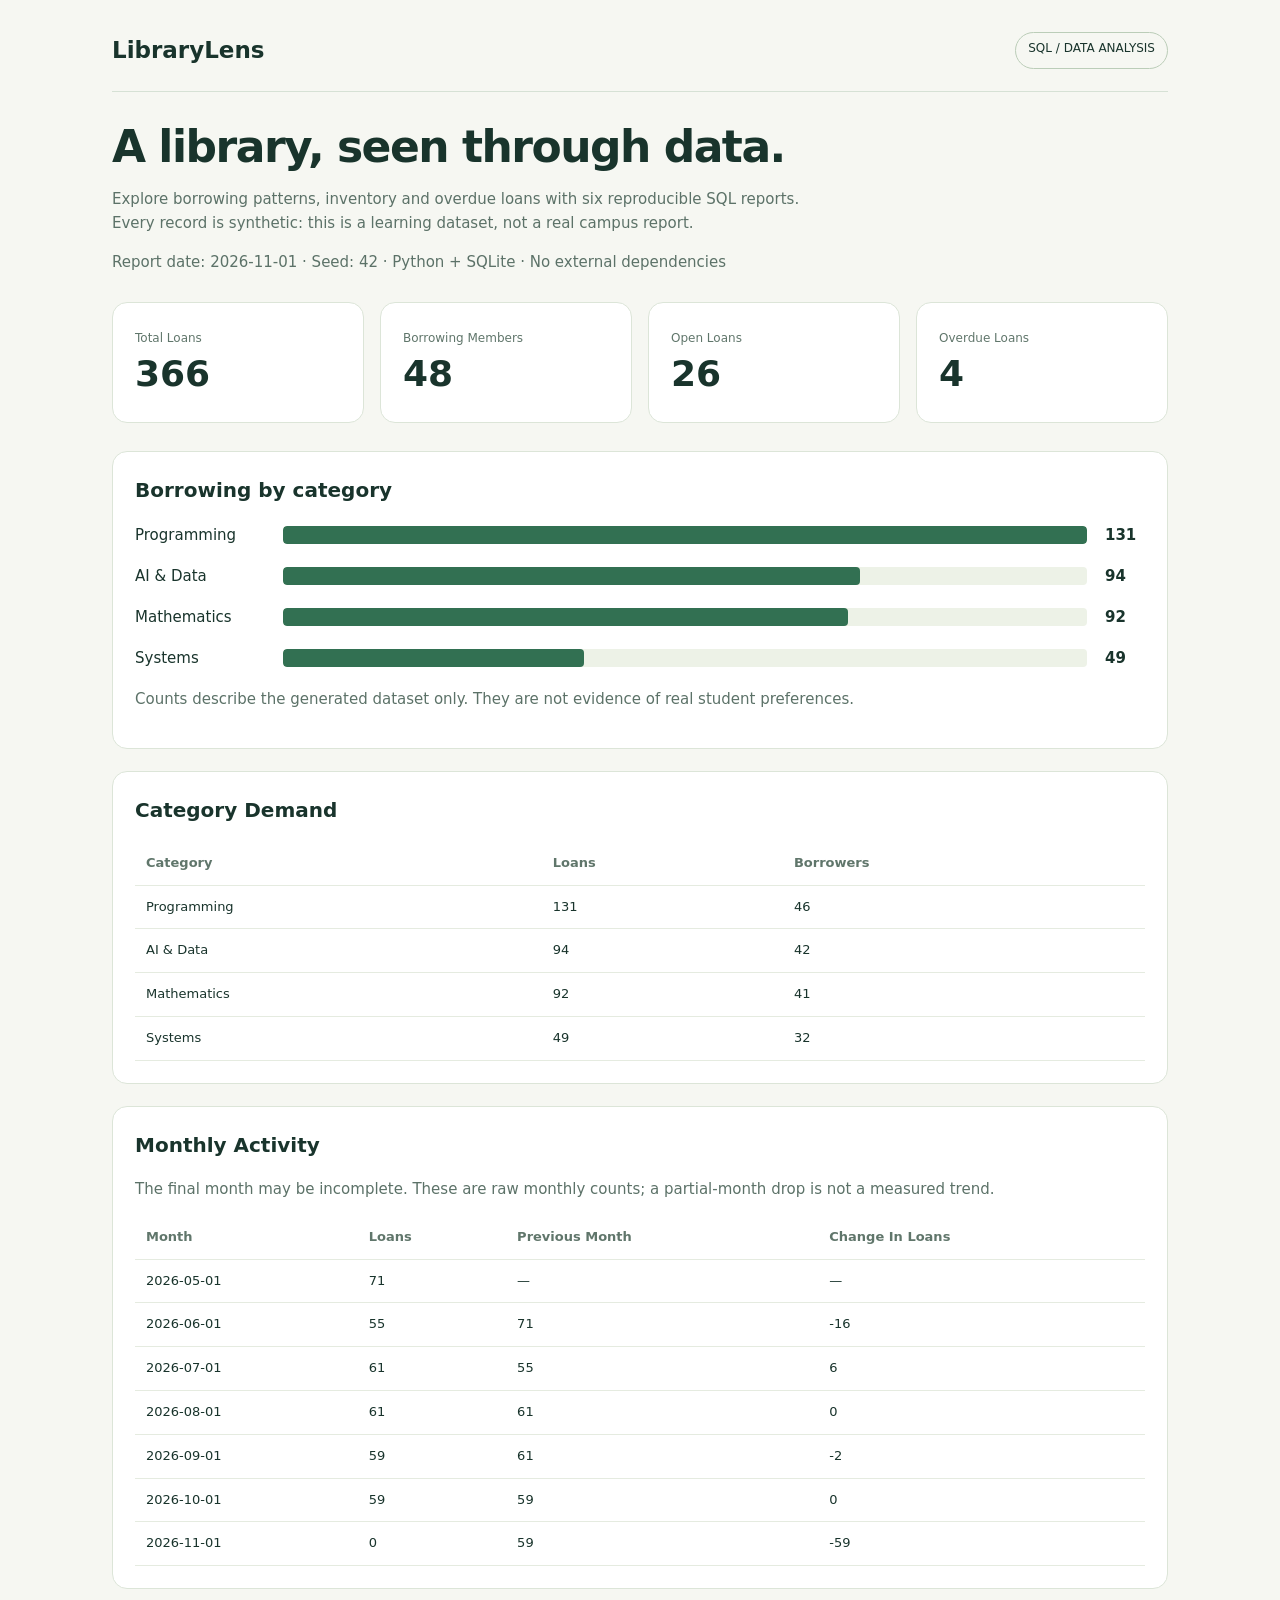
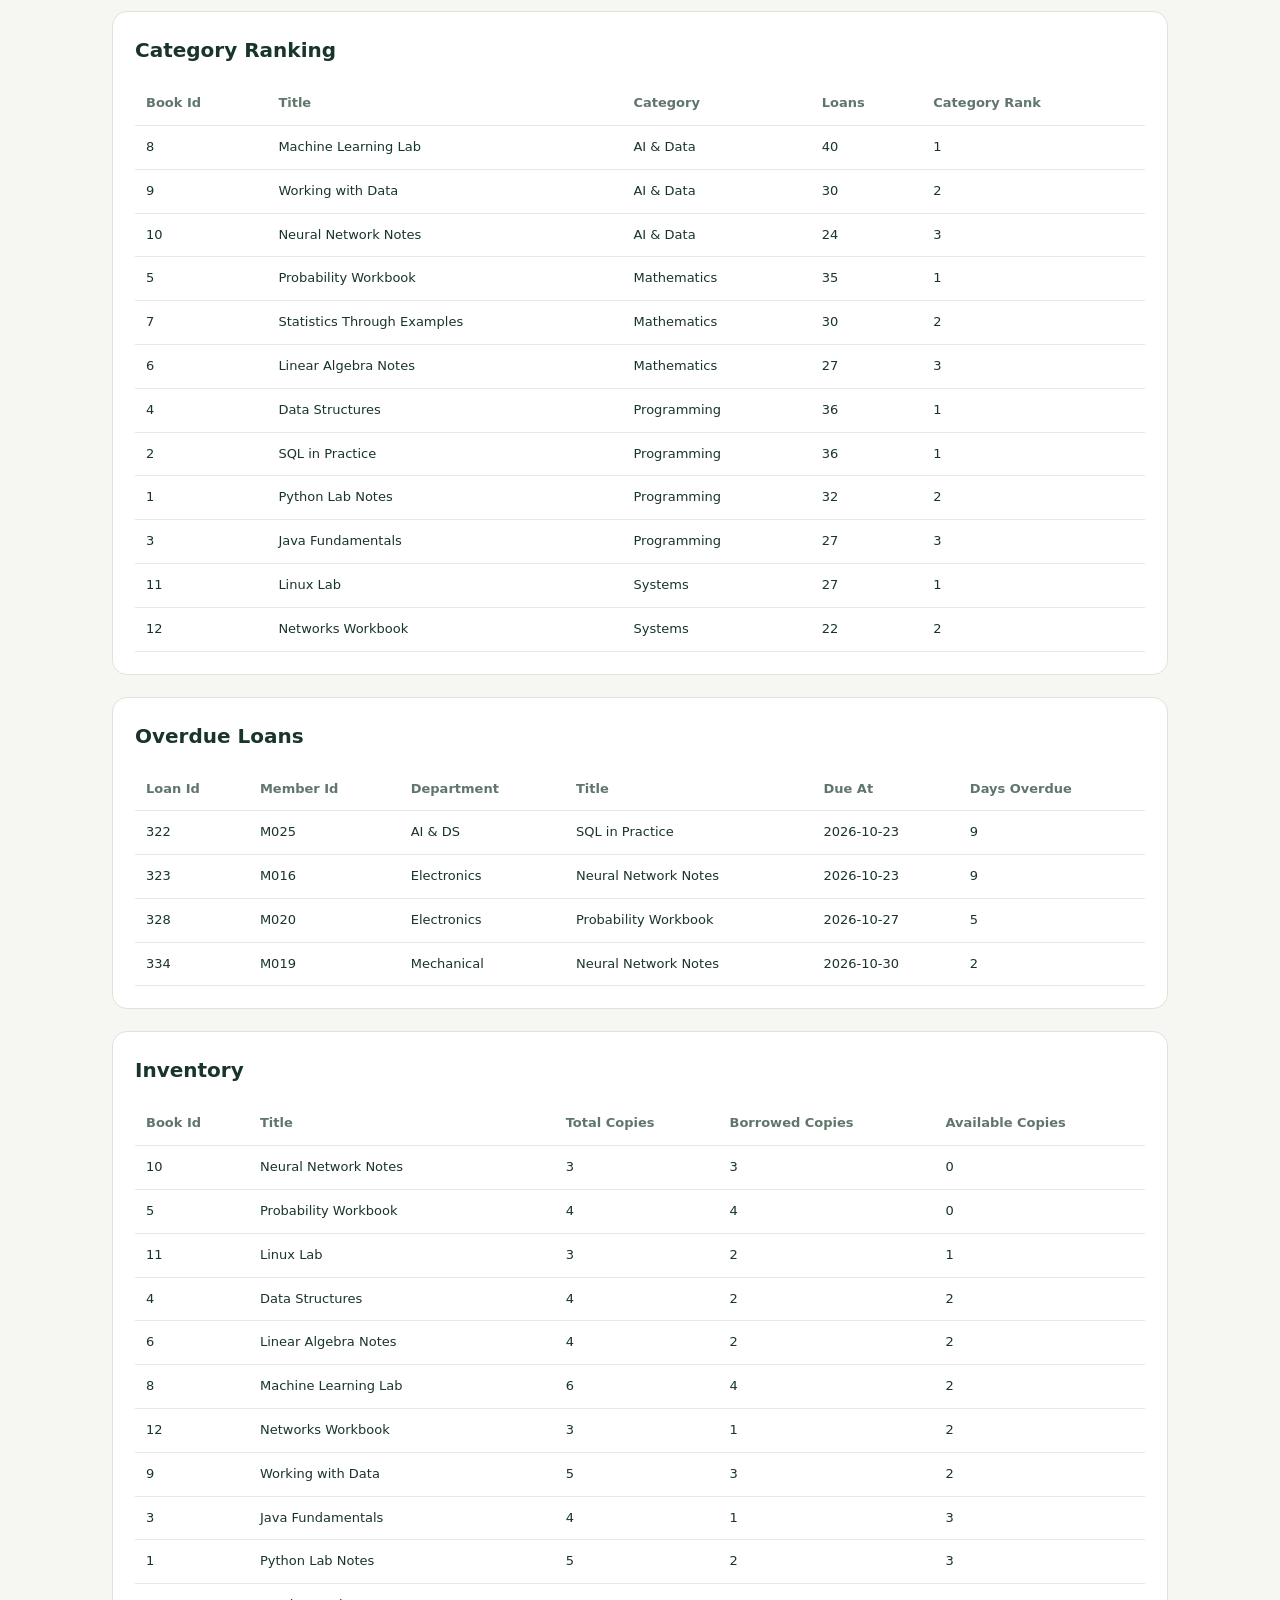
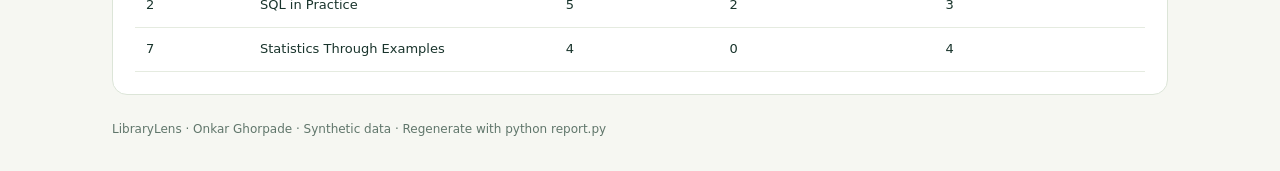
<file: projects/librarylens/reports/dashboard.html>
<!doctype html><html lang="en"><head><meta charset="utf-8"><meta name="viewport" content="width=device-width,initial-scale=1"><title>LibraryLens — SQL analytics</title><style>
*{box-sizing:border-box}body{margin:0;background:#f6f7f2;color:#19342c;font:15px/1.6 system-ui,sans-serif}main{max-width:1120px;margin:auto;padding:32px}header{border-bottom:1px solid #d6e1d5;padding-bottom:22px;display:flex;justify-content:space-between;gap:12px}.brand{font-weight:750;font-size:23px}.tag{font-size:12px;border:1px solid #bbcdb8;padding:6px 12px;border-radius:30px}h1{font-size:44px;letter-spacing:-1.5px;margin:30px 0 8px;line-height:1.15}p,.note{color:#5c7268}.intro{max-width:720px}.metrics{display:grid;grid-template-columns:repeat(4,1fr);gap:16px;margin:28px 0}.metric,section{background:white;border:1px solid #dce5d8;border-radius:15px;padding:22px}.metric span{text-transform:capitalize;color:#60766b;font-size:12px}.metric strong{display:block;font-size:36px;line-height:1.4}section{margin-top:22px}h2{font-size:20px;margin:0 0 16px}.bar-row{display:grid;grid-template-columns:130px 1fr 40px;gap:18px;align-items:center;margin:17px 0}.track{background:#edf2e7;height:18px;border-radius:4px;overflow:hidden}.track div{background:#327052;height:100%;border-radius:4px}.table-scroll{overflow:auto}table{width:100%;border-collapse:collapse;font-size:13px}th,td{padding:11px;text-align:left;border-bottom:1px solid #e5ebe0}th{text-transform:capitalize;color:#60766b}footer{margin-top:25px;color:#60766b;font-size:12px}@media(max-width:650px){main{padding:18px}h1{font-size:33px}.metrics{grid-template-columns:1fr 1fr;gap:10px}.metric{padding:14px}.bar-row{grid-template-columns:105px 1fr 25px;gap:10px;font-size:12px}section{padding:16px}header{flex-wrap:wrap}}
</style></head><body><main><header><div class="brand">LibraryLens</div><span class="tag">SQL / DATA ANALYSIS</span></header><h1>A library, seen through data.</h1><p class="intro">Explore borrowing patterns, inventory and overdue loans with six reproducible SQL reports. Every record is synthetic: this is a learning dataset, not a real campus report.</p><p class="note">Report date: 2026-11-01 · Seed: 42 · Python + SQLite · No external dependencies</p><div class="metrics"><div class="metric"><span>total loans</span><strong>366</strong></div><div class="metric"><span>borrowing members</span><strong>48</strong></div><div class="metric"><span>open loans</span><strong>26</strong></div><div class="metric"><span>overdue loans</span><strong>4</strong></div></div><section><h2>Borrowing by category</h2><div class="bar-row"><span>Programming</span><div class="track"><div style="width:100.00%"></div></div><strong>131</strong></div><div class="bar-row"><span>AI &amp; Data</span><div class="track"><div style="width:71.76%"></div></div><strong>94</strong></div><div class="bar-row"><span>Mathematics</span><div class="track"><div style="width:70.23%"></div></div><strong>92</strong></div><div class="bar-row"><span>Systems</span><div class="track"><div style="width:37.40%"></div></div><strong>49</strong></div><p class="note">Counts describe the generated dataset only. They are not evidence of real student preferences.</p></section><section><h2>Category Demand</h2><div class="table-scroll"><table><thead><tr><th>category</th><th>loans</th><th>borrowers</th></tr></thead><tbody><tr><td>Programming</td><td>131</td><td>46</td></tr><tr><td>AI &amp; Data</td><td>94</td><td>42</td></tr><tr><td>Mathematics</td><td>92</td><td>41</td></tr><tr><td>Systems</td><td>49</td><td>32</td></tr></tbody></table></div></section><section><h2>Monthly Activity</h2><p class="note">The final month may be incomplete. These are raw monthly counts; a partial-month drop is not a measured trend.</p><div class="table-scroll"><table><thead><tr><th>month</th><th>loans</th><th>previous month</th><th>change in loans</th></tr></thead><tbody><tr><td>2026-05-01</td><td>71</td><td>—</td><td>—</td></tr><tr><td>2026-06-01</td><td>55</td><td>71</td><td>-16</td></tr><tr><td>2026-07-01</td><td>61</td><td>55</td><td>6</td></tr><tr><td>2026-08-01</td><td>61</td><td>61</td><td>0</td></tr><tr><td>2026-09-01</td><td>59</td><td>61</td><td>-2</td></tr><tr><td>2026-10-01</td><td>59</td><td>59</td><td>0</td></tr><tr><td>2026-11-01</td><td>0</td><td>59</td><td>-59</td></tr></tbody></table></div></section><section><h2>Category Ranking</h2><div class="table-scroll"><table><thead><tr><th>book id</th><th>title</th><th>category</th><th>loans</th><th>category rank</th></tr></thead><tbody><tr><td>8</td><td>Machine Learning Lab</td><td>AI &amp; Data</td><td>40</td><td>1</td></tr><tr><td>9</td><td>Working with Data</td><td>AI &amp; Data</td><td>30</td><td>2</td></tr><tr><td>10</td><td>Neural Network Notes</td><td>AI &amp; Data</td><td>24</td><td>3</td></tr><tr><td>5</td><td>Probability Workbook</td><td>Mathematics</td><td>35</td><td>1</td></tr><tr><td>7</td><td>Statistics Through Examples</td><td>Mathematics</td><td>30</td><td>2</td></tr><tr><td>6</td><td>Linear Algebra Notes</td><td>Mathematics</td><td>27</td><td>3</td></tr><tr><td>4</td><td>Data Structures</td><td>Programming</td><td>36</td><td>1</td></tr><tr><td>2</td><td>SQL in Practice</td><td>Programming</td><td>36</td><td>1</td></tr><tr><td>1</td><td>Python Lab Notes</td><td>Programming</td><td>32</td><td>2</td></tr><tr><td>3</td><td>Java Fundamentals</td><td>Programming</td><td>27</td><td>3</td></tr><tr><td>11</td><td>Linux Lab</td><td>Systems</td><td>27</td><td>1</td></tr><tr><td>12</td><td>Networks Workbook</td><td>Systems</td><td>22</td><td>2</td></tr></tbody></table></div></section><section><h2>Overdue Loans</h2><div class="table-scroll"><table><thead><tr><th>loan id</th><th>member id</th><th>department</th><th>title</th><th>due at</th><th>days overdue</th></tr></thead><tbody><tr><td>322</td><td>M025</td><td>AI &amp; DS</td><td>SQL in Practice</td><td>2026-10-23</td><td>9</td></tr><tr><td>323</td><td>M016</td><td>Electronics</td><td>Neural Network Notes</td><td>2026-10-23</td><td>9</td></tr><tr><td>328</td><td>M020</td><td>Electronics</td><td>Probability Workbook</td><td>2026-10-27</td><td>5</td></tr><tr><td>334</td><td>M019</td><td>Mechanical</td><td>Neural Network Notes</td><td>2026-10-30</td><td>2</td></tr></tbody></table></div></section><section><h2>Inventory</h2><div class="table-scroll"><table><thead><tr><th>book id</th><th>title</th><th>total copies</th><th>borrowed copies</th><th>available copies</th></tr></thead><tbody><tr><td>10</td><td>Neural Network Notes</td><td>3</td><td>3</td><td>0</td></tr><tr><td>5</td><td>Probability Workbook</td><td>4</td><td>4</td><td>0</td></tr><tr><td>11</td><td>Linux Lab</td><td>3</td><td>2</td><td>1</td></tr><tr><td>4</td><td>Data Structures</td><td>4</td><td>2</td><td>2</td></tr><tr><td>6</td><td>Linear Algebra Notes</td><td>4</td><td>2</td><td>2</td></tr><tr><td>8</td><td>Machine Learning Lab</td><td>6</td><td>4</td><td>2</td></tr><tr><td>12</td><td>Networks Workbook</td><td>3</td><td>1</td><td>2</td></tr><tr><td>9</td><td>Working with Data</td><td>5</td><td>3</td><td>2</td></tr><tr><td>3</td><td>Java Fundamentals</td><td>4</td><td>1</td><td>3</td></tr><tr><td>1</td><td>Python Lab Notes</td><td>5</td><td>2</td><td>3</td></tr><tr><td>2</td><td>SQL in Practice</td><td>5</td><td>2</td><td>3</td></tr><tr><td>7</td><td>Statistics Through Examples</td><td>4</td><td>0</td><td>4</td></tr></tbody></table></div></section><footer>LibraryLens · Onkar Ghorpade · Synthetic data · Regenerate with python report.py</footer></main></body></html>
</file>
